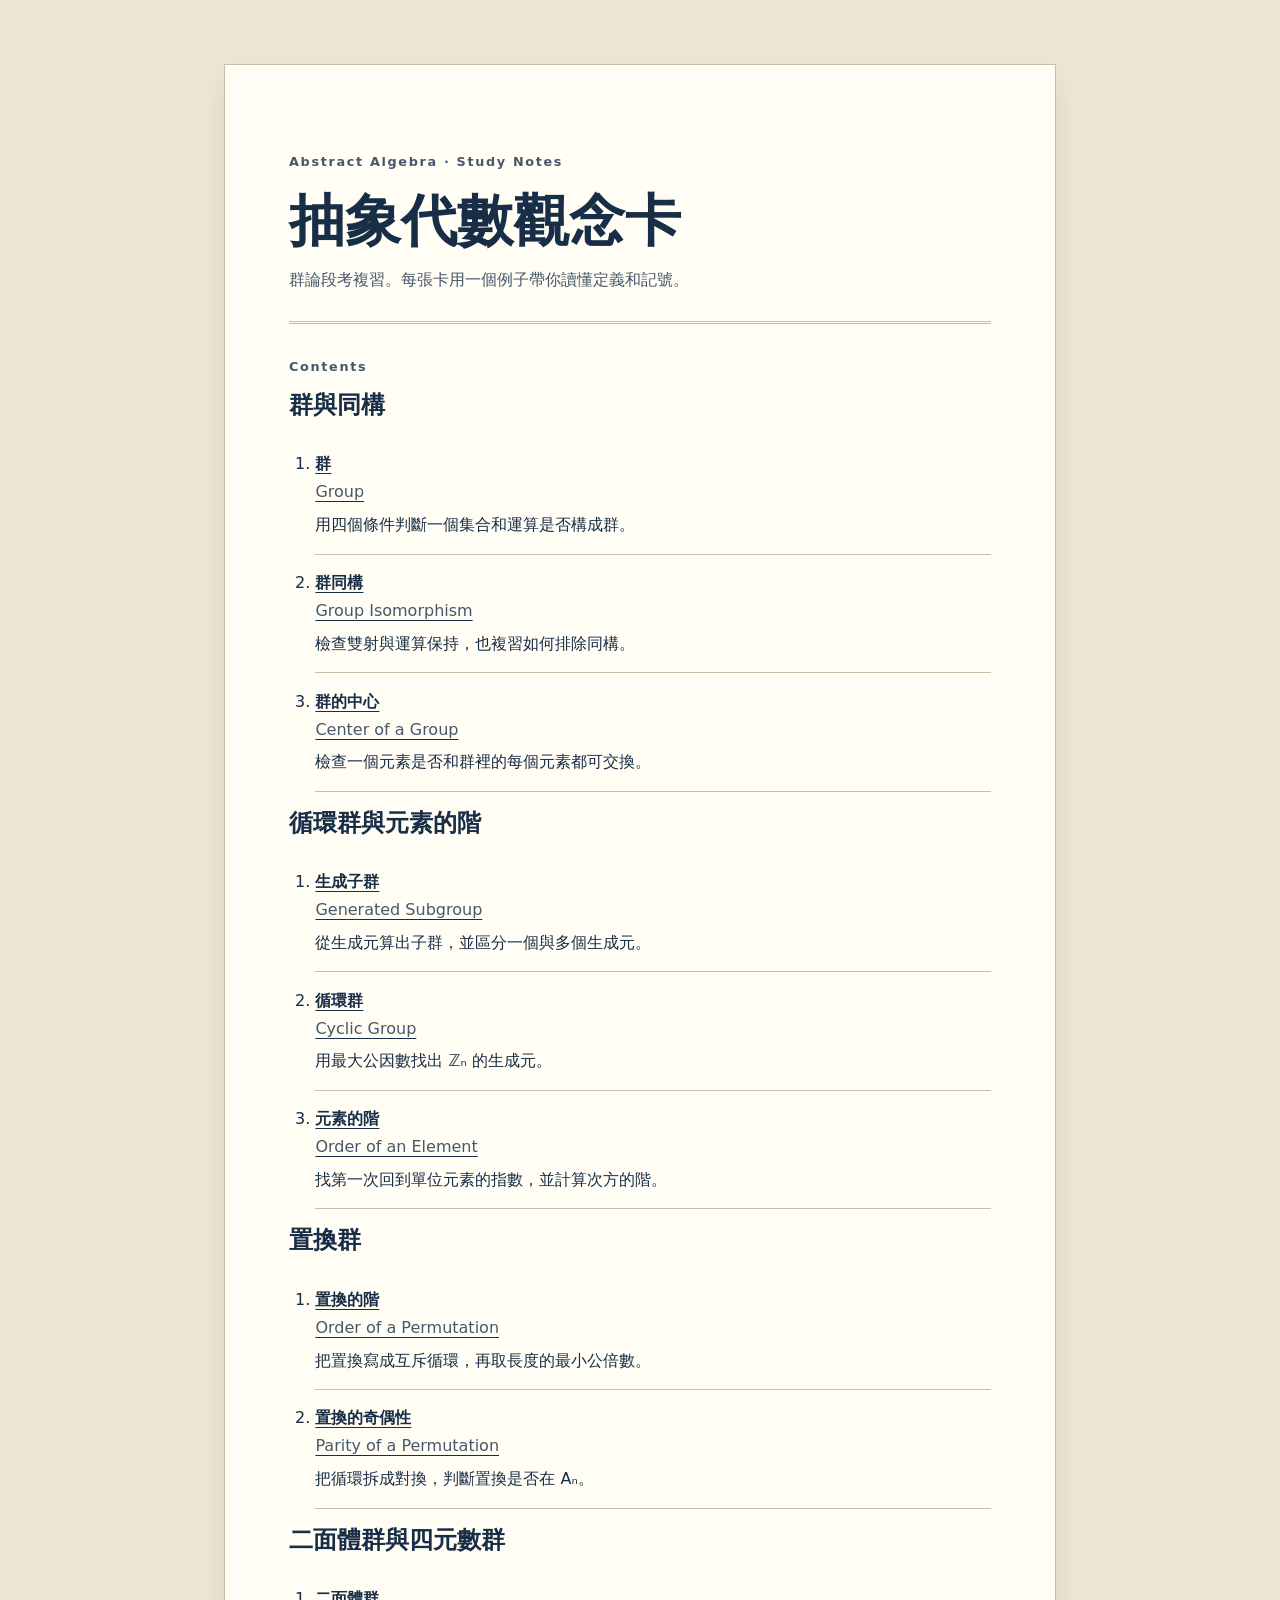
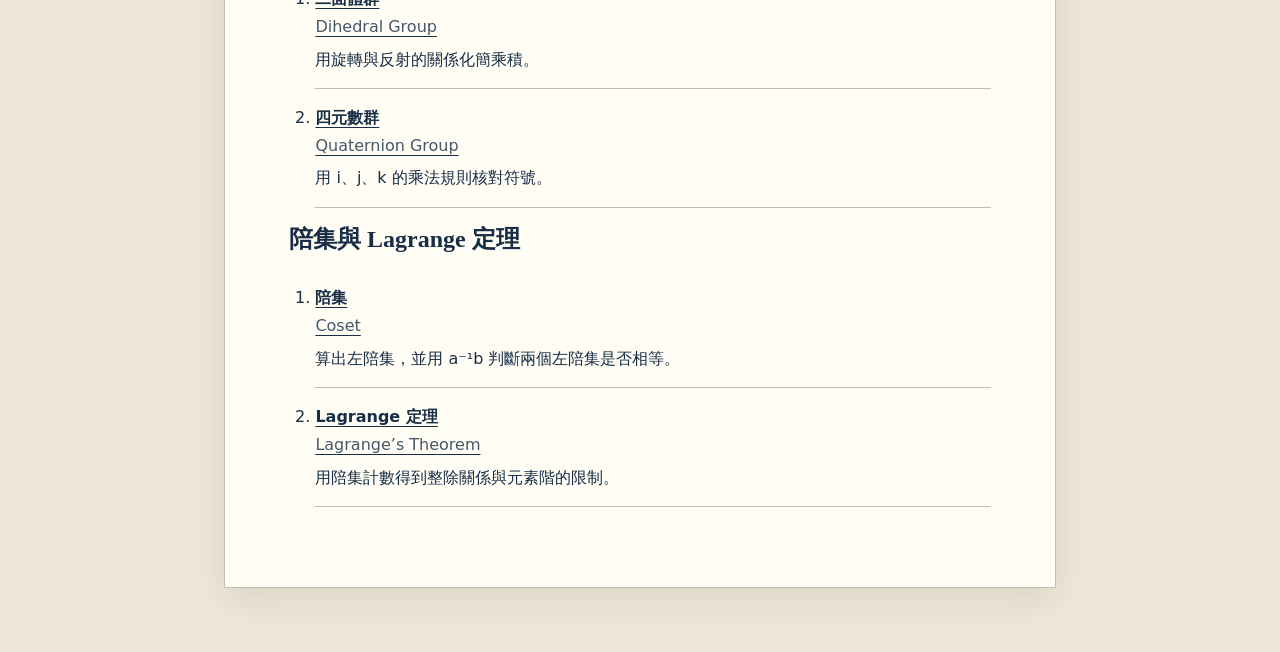
<file: index.html>
<!doctype html>
<html lang="zh-Hant">
<head>
  <meta charset="utf-8">
  <meta name="viewport" content="width=device-width, initial-scale=1">
  <meta name="description" content="用英文定義、中文解釋、算例和常見錯誤複習抽象代數。">
  <title>抽象代數觀念卡</title>
  <link rel="stylesheet" href="assets/style.css">
</head>
<body>
  <main class="sheet">
    <header class="masthead">
      <p class="eyebrow" lang="en">Abstract Algebra · Study Notes</p>
      <h1>抽象代數觀念卡</h1>
      <p class="subtitle">群論段考複習。每張卡用一個例子帶你讀懂定義和記號。</p>
    </header>
    <p class="eyebrow" lang="en">Contents</p>
    <section class="catalog" aria-labelledby="group-basics">
      <h2 id="group-basics">群與同構</h2>
      <ol>
        <li>
          <a href="cards/group.html">群 <span lang="en">Group</span></a>
          <p>用四個條件判斷一個集合和運算是否構成群。</p>
        </li>
        <li>
          <a href="cards/group-isomorphism.html">群同構 <span lang="en">Group Isomorphism</span></a>
          <p>檢查雙射與運算保持，也複習如何排除同構。</p>
        </li>
        <li>
          <a href="cards/group-center.html">群的中心 <span lang="en">Center of a Group</span></a>
          <p>檢查一個元素是否和群裡的每個元素都可交換。</p>
        </li>
      </ol>
    </section>
    <section class="catalog" aria-labelledby="cyclic-groups">
      <h2 id="cyclic-groups">循環群與元素的階</h2>
      <ol>
        <li>
          <a href="cards/generated-subgroup.html">生成子群 <span lang="en">Generated Subgroup</span></a>
          <p>從生成元算出子群，並區分一個與多個生成元。</p>
        </li>
        <li>
          <a href="cards/cyclic-group.html">循環群 <span lang="en">Cyclic Group</span></a>
          <p>用最大公因數找出 ℤₙ 的生成元。</p>
        </li>
        <li>
          <a href="cards/element-order.html">元素的階 <span lang="en">Order of an Element</span></a>
          <p>找第一次回到單位元素的指數，並計算次方的階。</p>
        </li>
      </ol>
    </section>
    <section class="catalog" aria-labelledby="permutation-groups">
      <h2 id="permutation-groups">置換群</h2>
      <ol>
        <li>
          <a href="cards/permutation-order.html">置換的階 <span lang="en">Order of a Permutation</span></a>
          <p>把置換寫成互斥循環，再取長度的最小公倍數。</p>
        </li>
        <li>
          <a href="cards/permutation-parity.html">置換的奇偶性 <span lang="en">Parity of a Permutation</span></a>
          <p>把循環拆成對換，判斷置換是否在 Aₙ。</p>
        </li>
      </ol>
    </section>
    <section class="catalog" aria-labelledby="special-groups">
      <h2 id="special-groups">二面體群與四元數群</h2>
      <ol>
        <li>
          <a href="cards/dihedral-group.html">二面體群 <span lang="en">Dihedral Group</span></a>
          <p>用旋轉與反射的關係化簡乘積。</p>
        </li>
        <li>
          <a href="cards/quaternion-group.html">四元數群 <span lang="en">Quaternion Group</span></a>
          <p>用 i、j、k 的乘法規則核對符號。</p>
        </li>
      </ol>
    </section>
    <section class="catalog" aria-labelledby="cosets">
      <h2 id="cosets">陪集與 Lagrange 定理</h2>
      <ol>
        <li>
          <a href="cards/coset.html">陪集 <span lang="en">Coset</span></a>
          <p>算出左陪集，並用 a⁻¹b 判斷兩個左陪集是否相等。</p>
        </li>
        <li>
          <a href="cards/lagrange-theorem.html">Lagrange 定理 <span lang="en">Lagrange’s Theorem</span></a>
          <p>用陪集計數得到整除關係與元素階的限制。</p>
        </li>
      </ol>
    </section>
  </main>
</body>
</html>
</file>
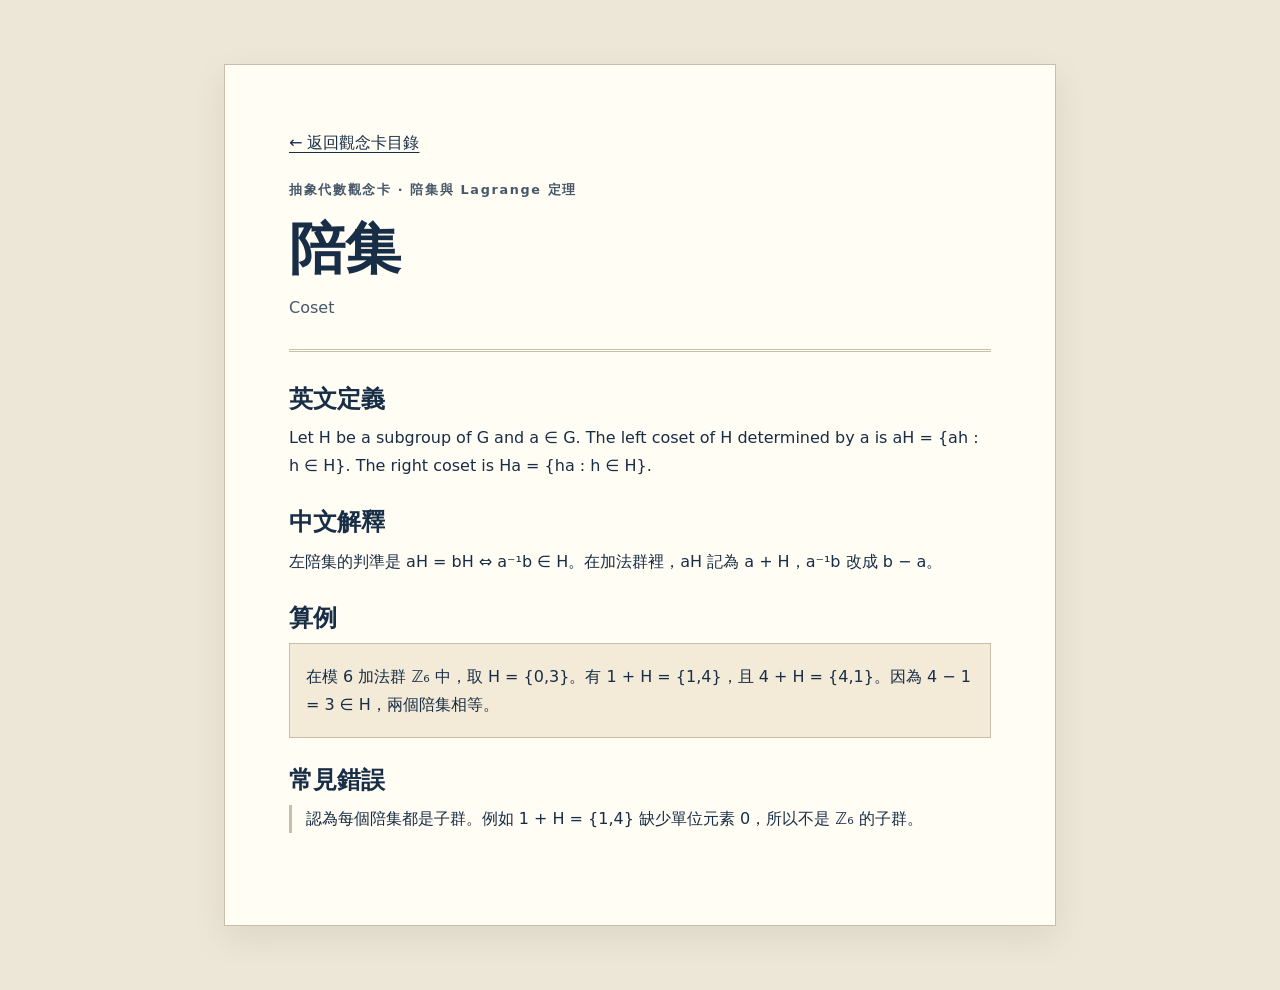
<file: coset.html>
<!doctype html>
<html lang="zh-Hant">
<head>
  <meta charset="utf-8">
  <meta name="viewport" content="width=device-width, initial-scale=1">
  <meta name="description" content="算出左陪集，並用 a⁻¹b 判斷兩個左陪集是否相等。">
  <title>陪集 | 抽象代數觀念卡</title>
  <link rel="stylesheet" href="../assets/style.css">
</head>
<body>
  <main class="sheet">
    <nav aria-label="頁面導覽"><a href="../index.html">← 返回觀念卡目錄</a></nav>
    <article>
      <header class="masthead">
        <p class="eyebrow">抽象代數觀念卡 · 陪集與 Lagrange 定理</p>
        <h1>陪集</h1>
        <p class="subtitle" lang="en">Coset</p>
      </header>
      <section class="note">
        <h2>英文定義</h2>
        <p lang="en">Let H be a subgroup of G and a ∈ G. The left coset of H determined by a is aH = {ah : h ∈ H}. The right coset is Ha = {ha : h ∈ H}.</p>
      </section>
      <section class="note">
        <h2>中文解釋</h2>
        <p>左陪集的判準是 aH = bH ⇔ a⁻¹b ∈ H。在加法群裡，aH 記為 a + H，a⁻¹b 改成 b − a。</p>
      </section>
      <section class="note">
        <h2>算例</h2>
        <div class="example"><p>在模 6 加法群 ℤ₆ 中，取 H = {0,3}。有 1 + H = {1,4}，且 4 + H = {4,1}。因為 4 − 1 = 3 ∈ H，兩個陪集相等。</p></div>
      </section>
      <section class="note">
        <h2>常見錯誤</h2>
        <p class="mistake">認為每個陪集都是子群。例如 1 + H = {1,4} 缺少單位元素 0，所以不是 ℤ₆ 的子群。</p>
      </section>
    </article>
  </main>
</body>
</html>
</file>
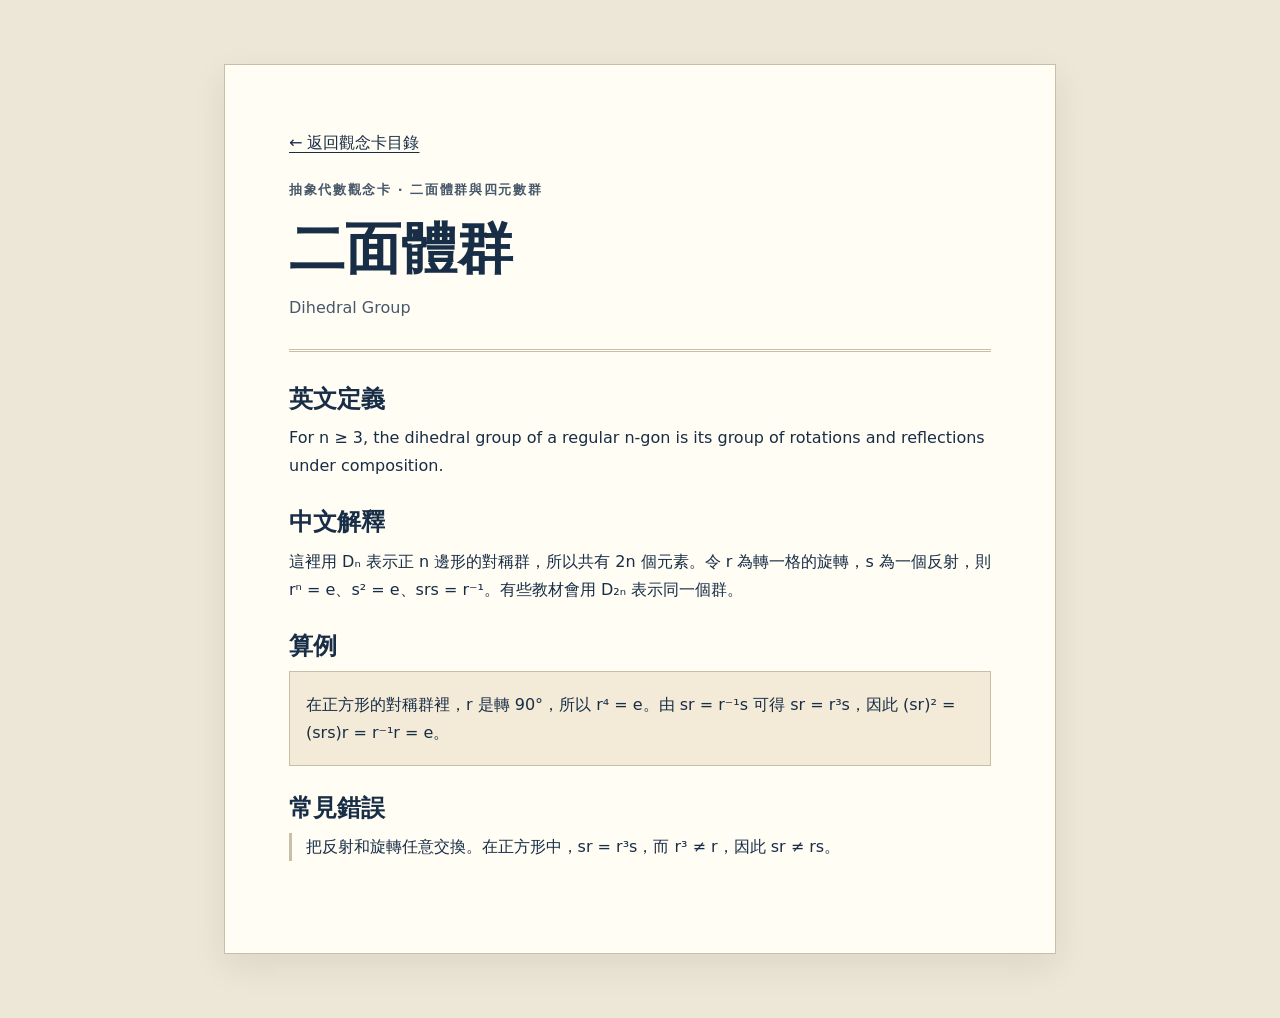
<file: dihedral-group.html>
<!doctype html>
<html lang="zh-Hant">
<head>
  <meta charset="utf-8">
  <meta name="viewport" content="width=device-width, initial-scale=1">
  <meta name="description" content="用旋轉與反射的關係化簡乘積。">
  <title>二面體群 | 抽象代數觀念卡</title>
  <link rel="stylesheet" href="../assets/style.css">
</head>
<body>
  <main class="sheet">
    <nav aria-label="頁面導覽"><a href="../index.html">← 返回觀念卡目錄</a></nav>
    <article>
      <header class="masthead">
        <p class="eyebrow">抽象代數觀念卡 · 二面體群與四元數群</p>
        <h1>二面體群</h1>
        <p class="subtitle" lang="en">Dihedral Group</p>
      </header>
      <section class="note">
        <h2>英文定義</h2>
        <p lang="en">For n ≥ 3, the dihedral group of a regular n-gon is its group of rotations and reflections under composition.</p>
      </section>
      <section class="note">
        <h2>中文解釋</h2>
        <p>這裡用 Dₙ 表示正 n 邊形的對稱群，所以共有 2n 個元素。令 r 為轉一格的旋轉，s 為一個反射，則 rⁿ = e、s² = e、srs = r⁻¹。有些教材會用 D₂ₙ 表示同一個群。</p>
      </section>
      <section class="note">
        <h2>算例</h2>
        <div class="example"><p>在正方形的對稱群裡，r 是轉 90°，所以 r⁴ = e。由 sr = r⁻¹s 可得 sr = r³s，因此 (sr)² = (srs)r = r⁻¹r = e。</p></div>
      </section>
      <section class="note">
        <h2>常見錯誤</h2>
        <p class="mistake">把反射和旋轉任意交換。在正方形中，sr = r³s，而 r³ ≠ r，因此 sr ≠ rs。</p>
      </section>
    </article>
  </main>
</body>
</html>
</file>
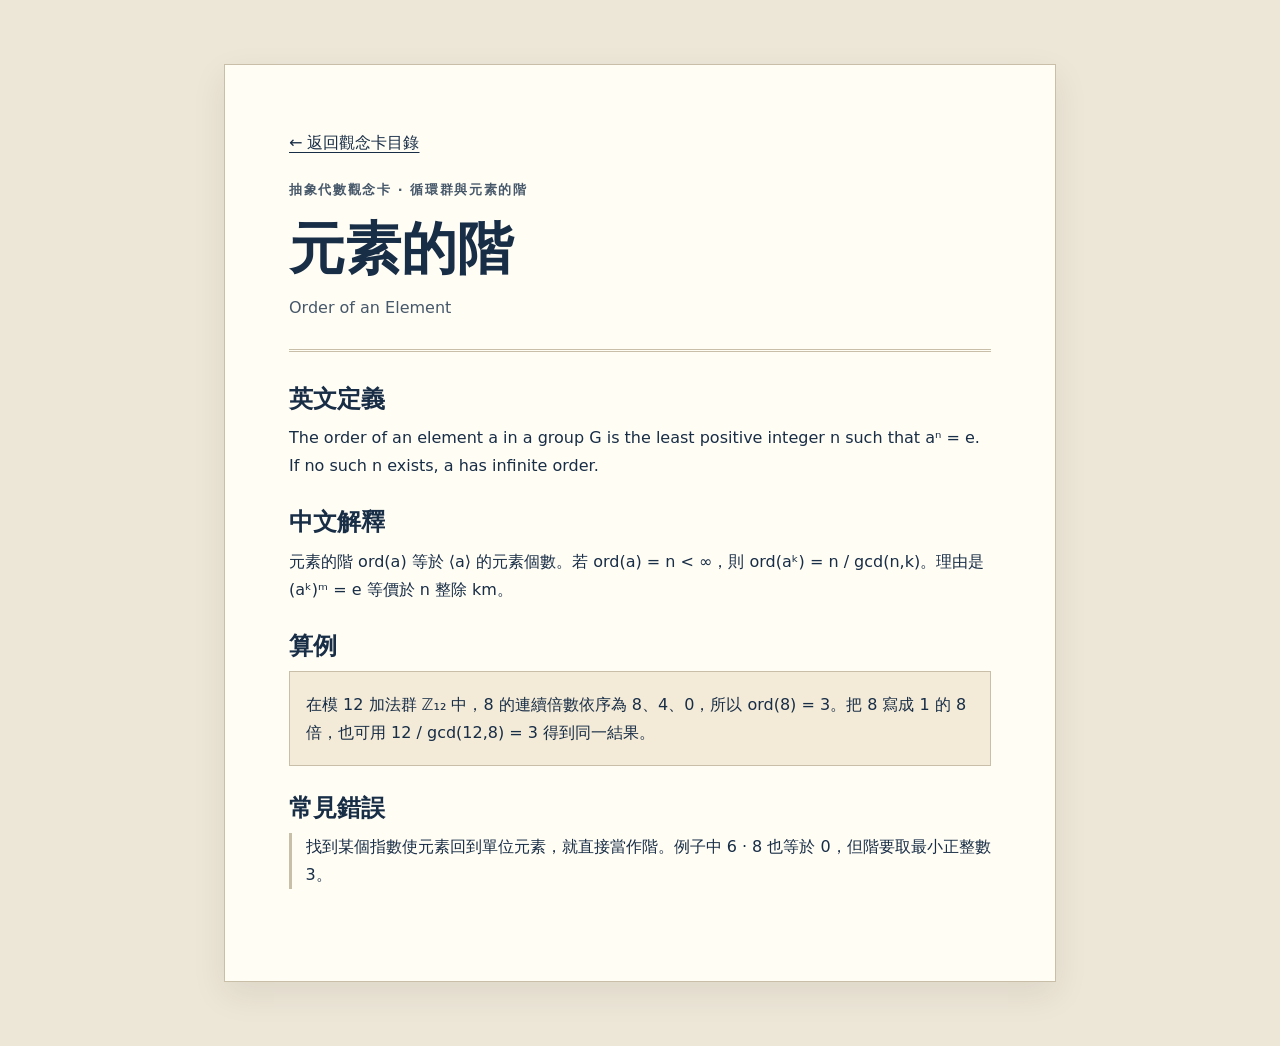
<file: element-order.html>
<!doctype html>
<html lang="zh-Hant">
<head>
  <meta charset="utf-8">
  <meta name="viewport" content="width=device-width, initial-scale=1">
  <meta name="description" content="找第一次回到單位元素的指數，並計算次方的階。">
  <title>元素的階 | 抽象代數觀念卡</title>
  <link rel="stylesheet" href="../assets/style.css">
</head>
<body>
  <main class="sheet">
    <nav aria-label="頁面導覽"><a href="../index.html">← 返回觀念卡目錄</a></nav>
    <article>
      <header class="masthead">
        <p class="eyebrow">抽象代數觀念卡 · 循環群與元素的階</p>
        <h1>元素的階</h1>
        <p class="subtitle" lang="en">Order of an Element</p>
      </header>
      <section class="note">
        <h2>英文定義</h2>
        <p lang="en">The order of an element a in a group G is the least positive integer n such that aⁿ = e. If no such n exists, a has infinite order.</p>
      </section>
      <section class="note">
        <h2>中文解釋</h2>
        <p>元素的階 ord(a) 等於 ⟨a⟩ 的元素個數。若 ord(a) = n &lt; ∞，則 ord(aᵏ) = n / gcd(n,k)。理由是 (aᵏ)ᵐ = e 等價於 n 整除 km。</p>
      </section>
      <section class="note">
        <h2>算例</h2>
        <div class="example"><p>在模 12 加法群 ℤ₁₂ 中，8 的連續倍數依序為 8、4、0，所以 ord(8) = 3。把 8 寫成 1 的 8 倍，也可用 12 / gcd(12,8) = 3 得到同一結果。</p></div>
      </section>
      <section class="note">
        <h2>常見錯誤</h2>
        <p class="mistake">找到某個指數使元素回到單位元素，就直接當作階。例子中 6 · 8 也等於 0，但階要取最小正整數 3。</p>
      </section>
    </article>
  </main>
</body>
</html>
</file>
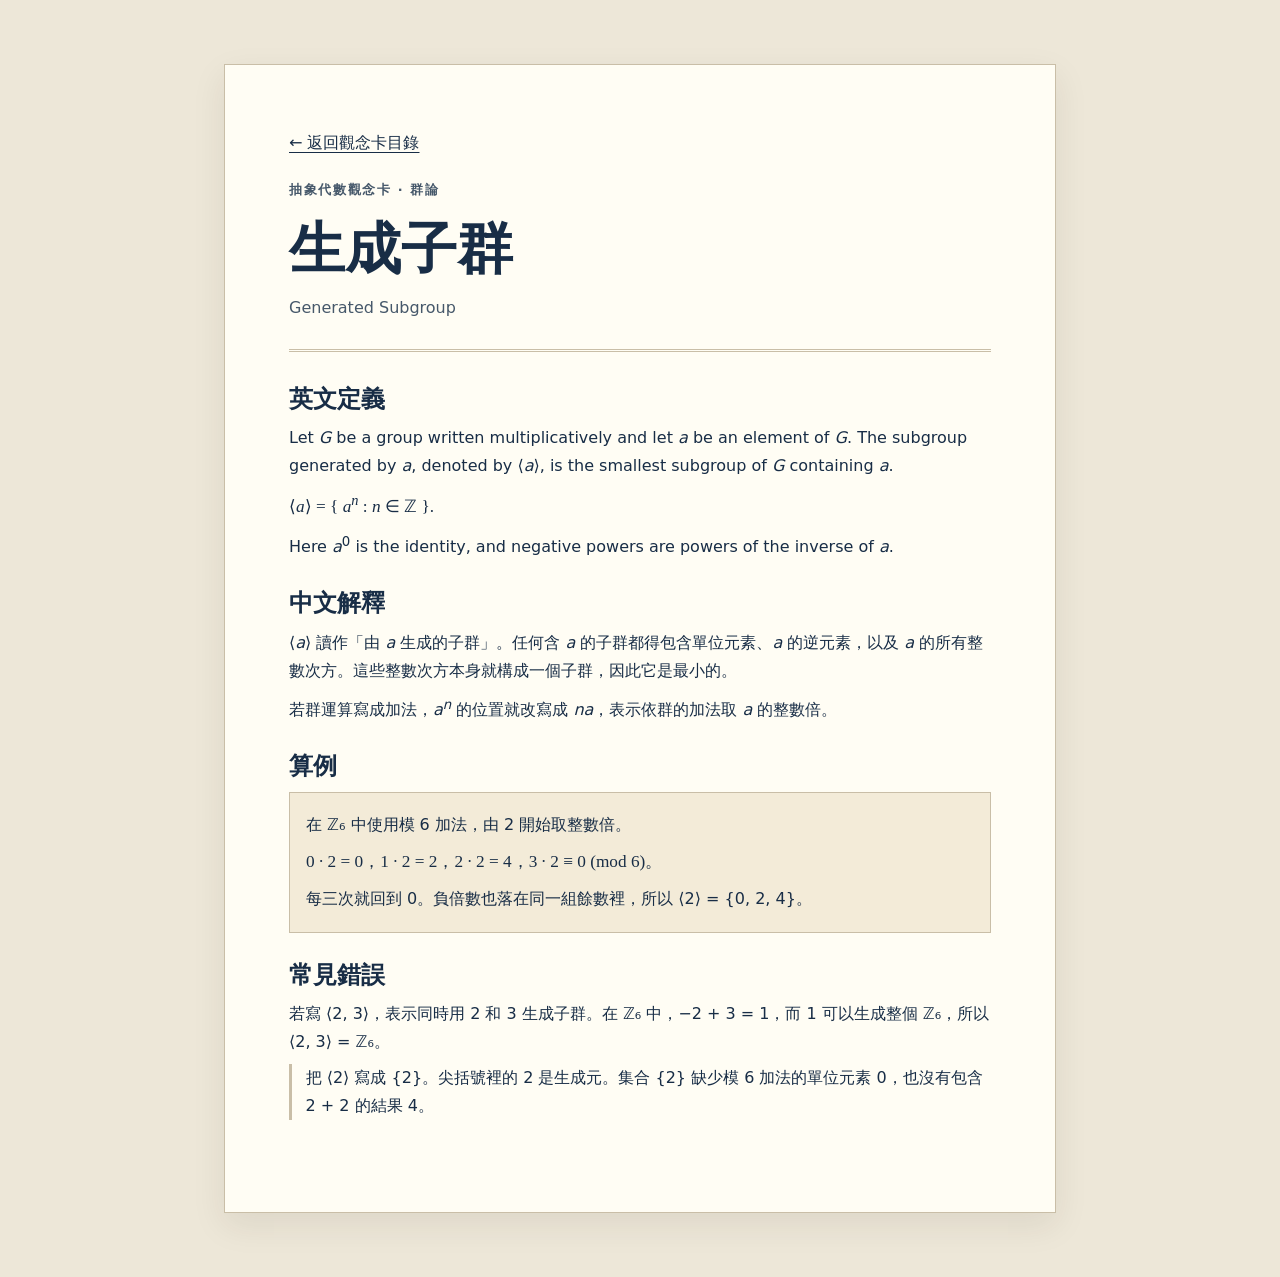
<file: generated-subgroup.html>
<!doctype html>
<html lang="zh-Hant">
<head>
  <meta charset="utf-8">
  <meta name="viewport" content="width=device-width, initial-scale=1">
  <meta name="description" content="生成子群的英文定義、中文解釋、算例與常見錯誤。">
  <title>生成子群 | 抽象代數觀念卡</title>
  <link rel="stylesheet" href="../assets/style.css">
</head>
<body>
  <main class="sheet">
    <nav aria-label="頁面導覽"><a href="../index.html">← 返回觀念卡目錄</a></nav>
    <article>
      <header class="masthead">
        <p class="eyebrow">抽象代數觀念卡 · 群論</p>
        <h1>生成子群</h1>
        <p class="subtitle" lang="en">Generated Subgroup</p>
      </header>
      <section class="note">
        <h2>英文定義</h2>
        <p lang="en">Let <var>G</var> be a group written multiplicatively and let <var>a</var> be an element of <var>G</var>. The subgroup generated by <var>a</var>, denoted by ⟨<var>a</var>⟩, is the smallest subgroup of <var>G</var> containing <var>a</var>.</p>
        <p class="formula">⟨<var>a</var>⟩ = { <var>a</var><sup><var>n</var></sup> : <var>n</var> ∈ ℤ }.</p>
        <p lang="en">Here <var>a</var><sup>0</sup> is the identity, and negative powers are powers of the inverse of <var>a</var>.</p>
      </section>
      <section class="note">
        <h2>中文解釋</h2>
        <p>⟨<var>a</var>⟩ 讀作「由 <var>a</var> 生成的子群」。任何含 <var>a</var> 的子群都得包含單位元素、<var>a</var> 的逆元素，以及 <var>a</var> 的所有整數次方。這些整數次方本身就構成一個子群，因此它是最小的。</p>
        <p>若群運算寫成加法，<var>a</var><sup><var>n</var></sup> 的位置就改寫成 <var>na</var>，表示依群的加法取 <var>a</var> 的整數倍。</p>
      </section>
      <section class="note">
        <h2>算例</h2>
        <div class="example">
          <p>在 ℤ₆ 中使用模 6 加法，由 2 開始取整數倍。</p>
          <p class="formula">0 · 2 = 0，1 · 2 = 2，2 · 2 = 4，3 · 2 ≡ 0 (mod 6)。</p>
          <p>每三次就回到 0。負倍數也落在同一組餘數裡，所以 ⟨2⟩ = {0, 2, 4}。</p>
        </div>
      </section>
      <section class="note">
        <h2>常見錯誤</h2>
        <p>若寫 ⟨2, 3⟩，表示同時用 2 和 3 生成子群。在 ℤ₆ 中，−2 + 3 = 1，而 1 可以生成整個 ℤ₆，所以 ⟨2, 3⟩ = ℤ₆。</p>
        <p class="mistake">把 ⟨2⟩ 寫成 {2}。尖括號裡的 2 是生成元。集合 {2} 缺少模 6 加法的單位元素 0，也沒有包含 2 + 2 的結果 4。</p>
      </section>
    </article>
  </main>
</body>
</html>
</file>
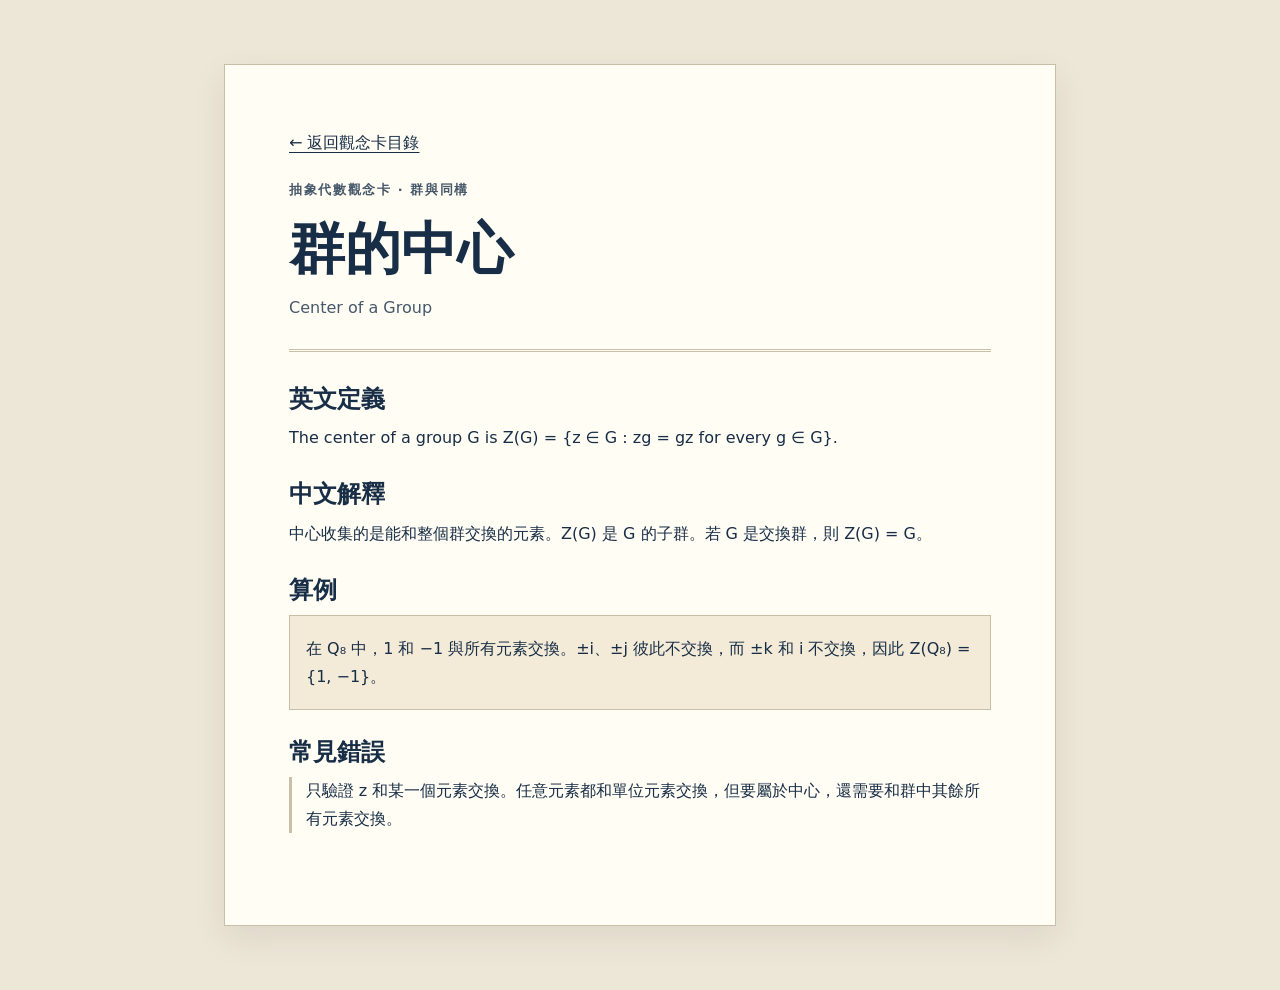
<file: group-center.html>
<!doctype html>
<html lang="zh-Hant">
<head>
  <meta charset="utf-8">
  <meta name="viewport" content="width=device-width, initial-scale=1">
  <meta name="description" content="檢查一個元素是否和群裡的每個元素都可交換。">
  <title>群的中心 | 抽象代數觀念卡</title>
  <link rel="stylesheet" href="../assets/style.css">
</head>
<body>
  <main class="sheet">
    <nav aria-label="頁面導覽"><a href="../index.html">← 返回觀念卡目錄</a></nav>
    <article>
      <header class="masthead">
        <p class="eyebrow">抽象代數觀念卡 · 群與同構</p>
        <h1>群的中心</h1>
        <p class="subtitle" lang="en">Center of a Group</p>
      </header>
      <section class="note">
        <h2>英文定義</h2>
        <p lang="en">The center of a group G is Z(G) = {z ∈ G : zg = gz for every g ∈ G}.</p>
      </section>
      <section class="note">
        <h2>中文解釋</h2>
        <p>中心收集的是能和整個群交換的元素。Z(G) 是 G 的子群。若 G 是交換群，則 Z(G) = G。</p>
      </section>
      <section class="note">
        <h2>算例</h2>
        <div class="example"><p>在 Q₈ 中，1 和 −1 與所有元素交換。±i、±j 彼此不交換，而 ±k 和 i 不交換，因此 Z(Q₈) = {1, −1}。</p></div>
      </section>
      <section class="note">
        <h2>常見錯誤</h2>
        <p class="mistake">只驗證 z 和某一個元素交換。任意元素都和單位元素交換，但要屬於中心，還需要和群中其餘所有元素交換。</p>
      </section>
    </article>
  </main>
</body>
</html>
</file>
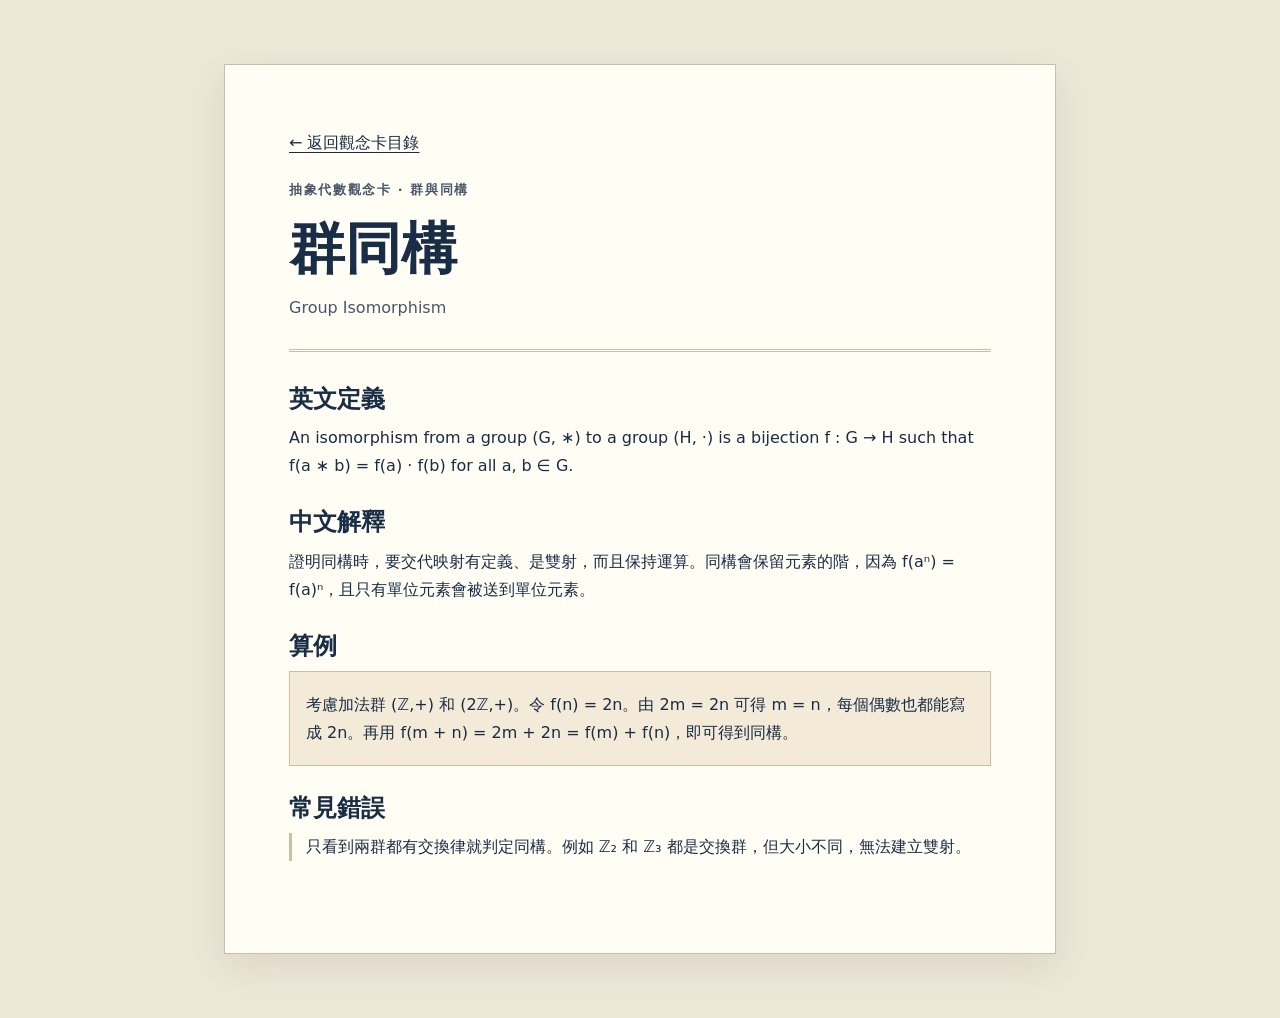
<file: group-isomorphism.html>
<!doctype html>
<html lang="zh-Hant">
<head>
  <meta charset="utf-8">
  <meta name="viewport" content="width=device-width, initial-scale=1">
  <meta name="description" content="檢查雙射與運算保持，也複習如何排除同構。">
  <title>群同構 | 抽象代數觀念卡</title>
  <link rel="stylesheet" href="../assets/style.css">
</head>
<body>
  <main class="sheet">
    <nav aria-label="頁面導覽"><a href="../index.html">← 返回觀念卡目錄</a></nav>
    <article>
      <header class="masthead">
        <p class="eyebrow">抽象代數觀念卡 · 群與同構</p>
        <h1>群同構</h1>
        <p class="subtitle" lang="en">Group Isomorphism</p>
      </header>
      <section class="note">
        <h2>英文定義</h2>
        <p lang="en">An isomorphism from a group (G, ∗) to a group (H, ·) is a bijection f : G → H such that f(a ∗ b) = f(a) · f(b) for all a, b ∈ G.</p>
      </section>
      <section class="note">
        <h2>中文解釋</h2>
        <p>證明同構時，要交代映射有定義、是雙射，而且保持運算。同構會保留元素的階，因為 f(aⁿ) = f(a)ⁿ，且只有單位元素會被送到單位元素。</p>
      </section>
      <section class="note">
        <h2>算例</h2>
        <div class="example"><p>考慮加法群 (ℤ,+) 和 (2ℤ,+)。令 f(n) = 2n。由 2m = 2n 可得 m = n，每個偶數也都能寫成 2n。再用 f(m + n) = 2m + 2n = f(m) + f(n)，即可得到同構。</p></div>
      </section>
      <section class="note">
        <h2>常見錯誤</h2>
        <p class="mistake">只看到兩群都有交換律就判定同構。例如 ℤ₂ 和 ℤ₃ 都是交換群，但大小不同，無法建立雙射。</p>
      </section>
    </article>
  </main>
</body>
</html>
</file>
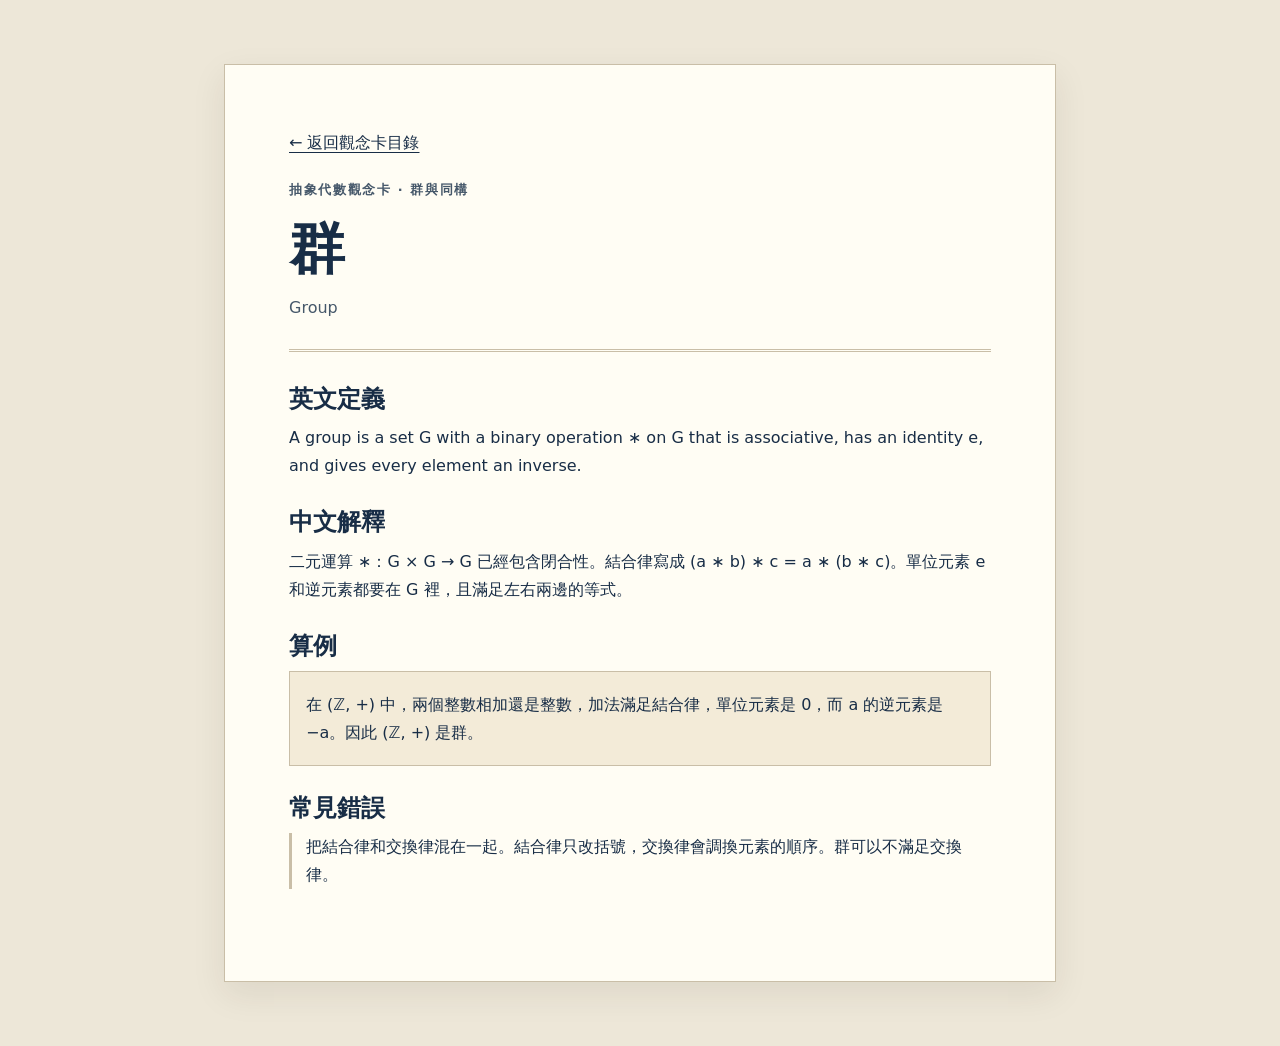
<file: group.html>
<!doctype html>
<html lang="zh-Hant">
<head>
  <meta charset="utf-8">
  <meta name="viewport" content="width=device-width, initial-scale=1">
  <meta name="description" content="用四個條件判斷一個集合和運算是否構成群。">
  <title>群 | 抽象代數觀念卡</title>
  <link rel="stylesheet" href="../assets/style.css">
</head>
<body>
  <main class="sheet">
    <nav aria-label="頁面導覽"><a href="../index.html">← 返回觀念卡目錄</a></nav>
    <article>
      <header class="masthead">
        <p class="eyebrow">抽象代數觀念卡 · 群與同構</p>
        <h1>群</h1>
        <p class="subtitle" lang="en">Group</p>
      </header>
      <section class="note">
        <h2>英文定義</h2>
        <p lang="en">A group is a set G with a binary operation ∗ on G that is associative, has an identity e, and gives every element an inverse.</p>
      </section>
      <section class="note">
        <h2>中文解釋</h2>
        <p>二元運算 ∗：G × G → G 已經包含閉合性。結合律寫成 (a ∗ b) ∗ c = a ∗ (b ∗ c)。單位元素 e 和逆元素都要在 G 裡，且滿足左右兩邊的等式。</p>
      </section>
      <section class="note">
        <h2>算例</h2>
        <div class="example"><p>在 (ℤ, +) 中，兩個整數相加還是整數，加法滿足結合律，單位元素是 0，而 a 的逆元素是 −a。因此 (ℤ, +) 是群。</p></div>
      </section>
      <section class="note">
        <h2>常見錯誤</h2>
        <p class="mistake">把結合律和交換律混在一起。結合律只改括號，交換律會調換元素的順序。群可以不滿足交換律。</p>
      </section>
    </article>
  </main>
</body>
</html>
</file>
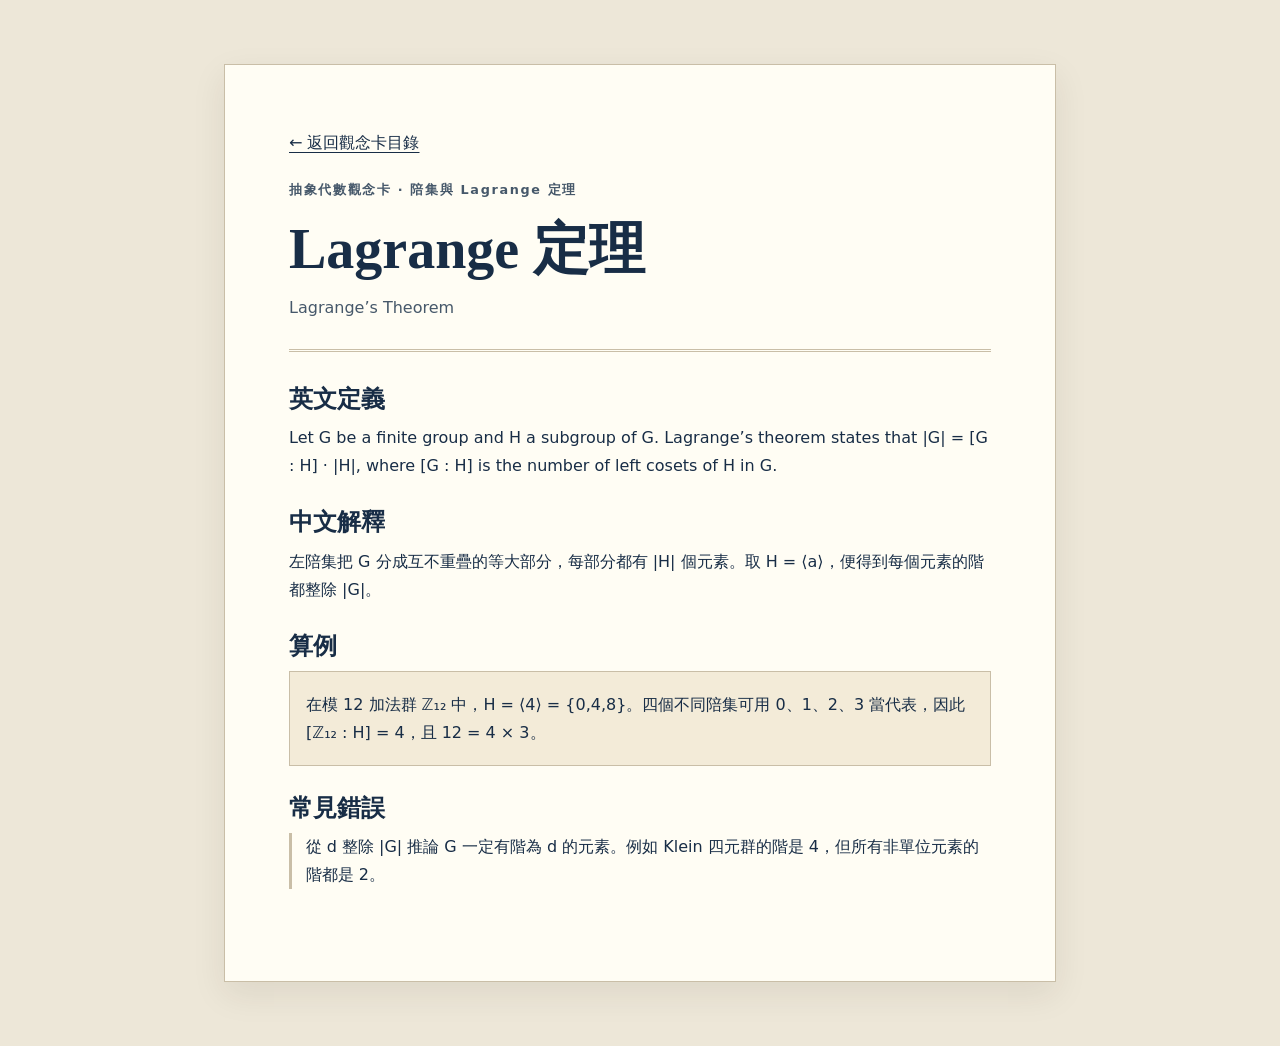
<file: lagrange-theorem.html>
<!doctype html>
<html lang="zh-Hant">
<head>
  <meta charset="utf-8">
  <meta name="viewport" content="width=device-width, initial-scale=1">
  <meta name="description" content="用陪集計數得到整除關係與元素階的限制。">
  <title>Lagrange 定理 | 抽象代數觀念卡</title>
  <link rel="stylesheet" href="../assets/style.css">
</head>
<body>
  <main class="sheet">
    <nav aria-label="頁面導覽"><a href="../index.html">← 返回觀念卡目錄</a></nav>
    <article>
      <header class="masthead">
        <p class="eyebrow">抽象代數觀念卡 · 陪集與 Lagrange 定理</p>
        <h1>Lagrange 定理</h1>
        <p class="subtitle" lang="en">Lagrange’s Theorem</p>
      </header>
      <section class="note">
        <h2>英文定義</h2>
        <p lang="en">Let G be a finite group and H a subgroup of G. Lagrange’s theorem states that |G| = [G : H] · |H|, where [G : H] is the number of left cosets of H in G.</p>
      </section>
      <section class="note">
        <h2>中文解釋</h2>
        <p>左陪集把 G 分成互不重疊的等大部分，每部分都有 |H| 個元素。取 H = ⟨a⟩，便得到每個元素的階都整除 |G|。</p>
      </section>
      <section class="note">
        <h2>算例</h2>
        <div class="example"><p>在模 12 加法群 ℤ₁₂ 中，H = ⟨4⟩ = {0,4,8}。四個不同陪集可用 0、1、2、3 當代表，因此 [ℤ₁₂ : H] = 4，且 12 = 4 × 3。</p></div>
      </section>
      <section class="note">
        <h2>常見錯誤</h2>
        <p class="mistake">從 d 整除 |G| 推論 G 一定有階為 d 的元素。例如 Klein 四元群的階是 4，但所有非單位元素的階都是 2。</p>
      </section>
    </article>
  </main>
</body>
</html>
</file>
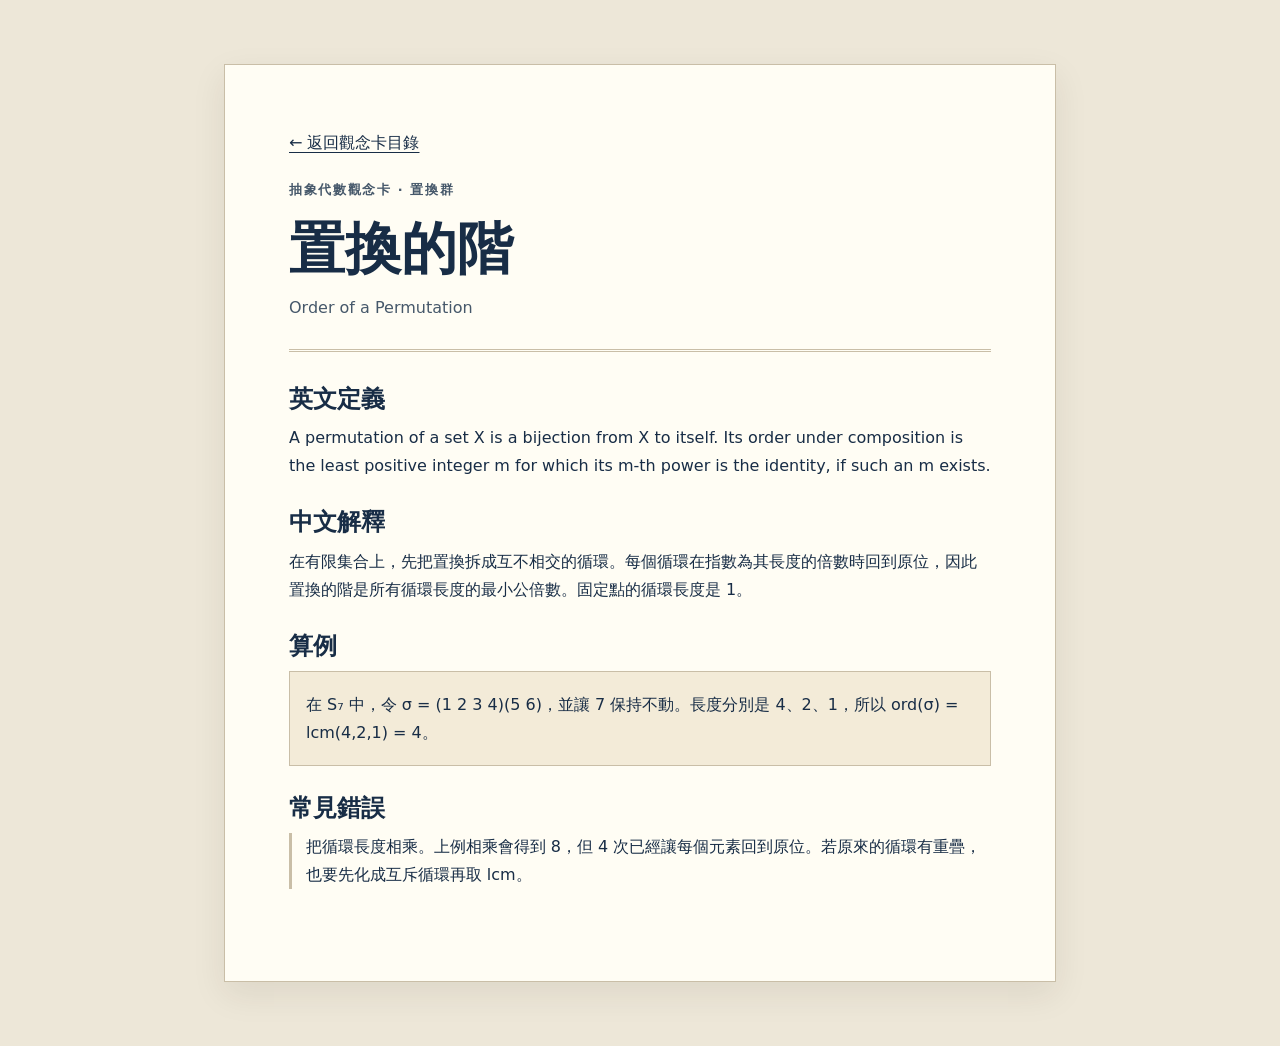
<file: permutation-order.html>
<!doctype html>
<html lang="zh-Hant">
<head>
  <meta charset="utf-8">
  <meta name="viewport" content="width=device-width, initial-scale=1">
  <meta name="description" content="把置換寫成互斥循環，再取長度的最小公倍數。">
  <title>置換的階 | 抽象代數觀念卡</title>
  <link rel="stylesheet" href="../assets/style.css">
</head>
<body>
  <main class="sheet">
    <nav aria-label="頁面導覽"><a href="../index.html">← 返回觀念卡目錄</a></nav>
    <article>
      <header class="masthead">
        <p class="eyebrow">抽象代數觀念卡 · 置換群</p>
        <h1>置換的階</h1>
        <p class="subtitle" lang="en">Order of a Permutation</p>
      </header>
      <section class="note">
        <h2>英文定義</h2>
        <p lang="en">A permutation of a set X is a bijection from X to itself. Its order under composition is the least positive integer m for which its m-th power is the identity, if such an m exists.</p>
      </section>
      <section class="note">
        <h2>中文解釋</h2>
        <p>在有限集合上，先把置換拆成互不相交的循環。每個循環在指數為其長度的倍數時回到原位，因此置換的階是所有循環長度的最小公倍數。固定點的循環長度是 1。</p>
      </section>
      <section class="note">
        <h2>算例</h2>
        <div class="example"><p>在 S₇ 中，令 σ = (1 2 3 4)(5 6)，並讓 7 保持不動。長度分別是 4、2、1，所以 ord(σ) = lcm(4,2,1) = 4。</p></div>
      </section>
      <section class="note">
        <h2>常見錯誤</h2>
        <p class="mistake">把循環長度相乘。上例相乘會得到 8，但 4 次已經讓每個元素回到原位。若原來的循環有重疊，也要先化成互斥循環再取 lcm。</p>
      </section>
    </article>
  </main>
</body>
</html>
</file>
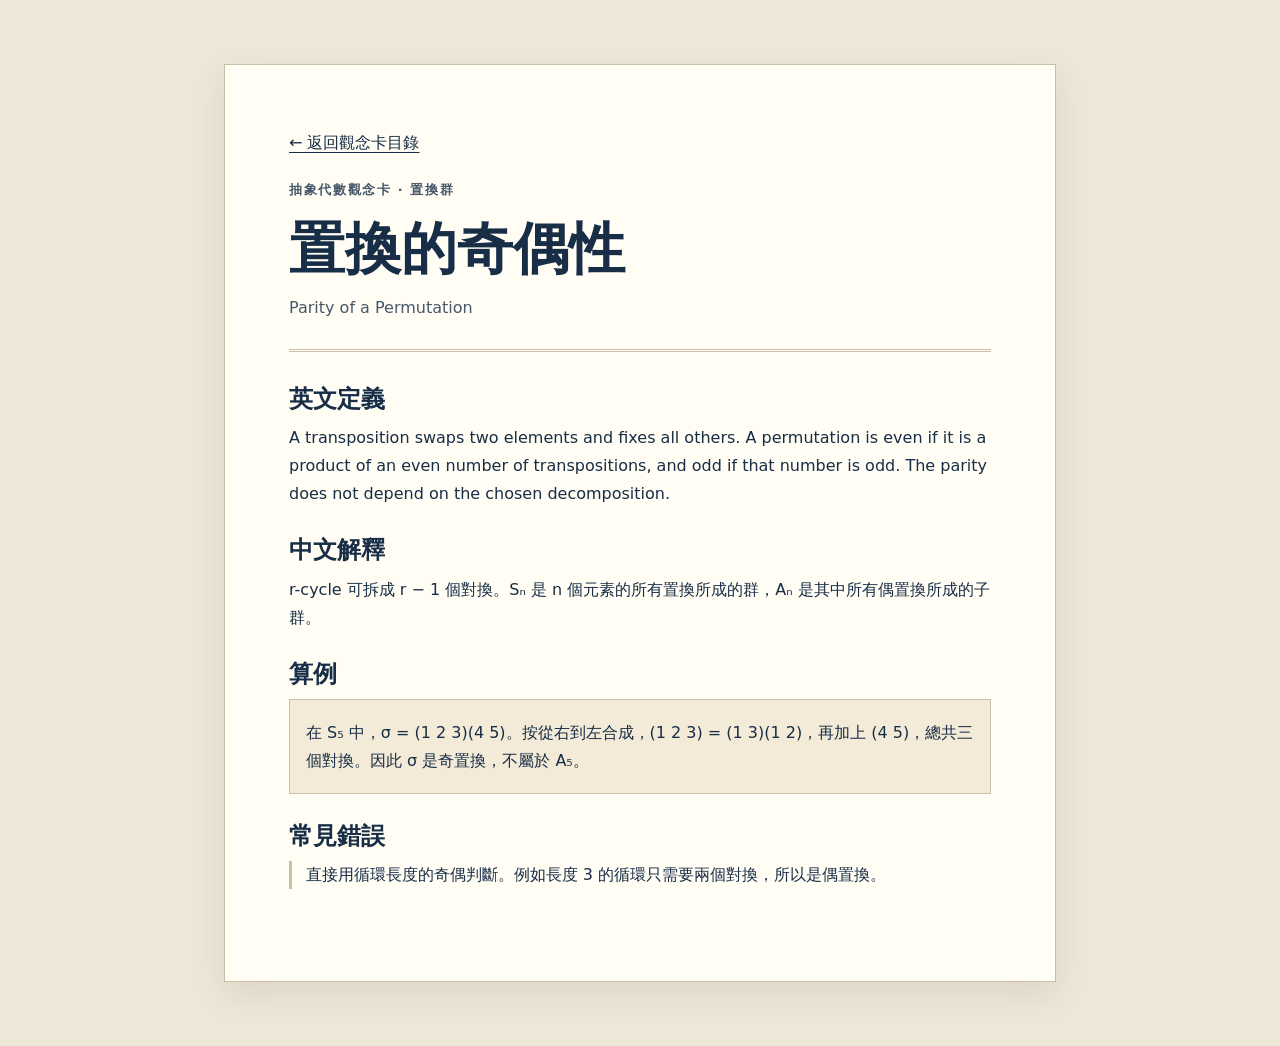
<file: permutation-parity.html>
<!doctype html>
<html lang="zh-Hant">
<head>
  <meta charset="utf-8">
  <meta name="viewport" content="width=device-width, initial-scale=1">
  <meta name="description" content="把循環拆成對換，判斷置換是否在 Aₙ。">
  <title>置換的奇偶性 | 抽象代數觀念卡</title>
  <link rel="stylesheet" href="../assets/style.css">
</head>
<body>
  <main class="sheet">
    <nav aria-label="頁面導覽"><a href="../index.html">← 返回觀念卡目錄</a></nav>
    <article>
      <header class="masthead">
        <p class="eyebrow">抽象代數觀念卡 · 置換群</p>
        <h1>置換的奇偶性</h1>
        <p class="subtitle" lang="en">Parity of a Permutation</p>
      </header>
      <section class="note">
        <h2>英文定義</h2>
        <p lang="en">A transposition swaps two elements and fixes all others. A permutation is even if it is a product of an even number of transpositions, and odd if that number is odd. The parity does not depend on the chosen decomposition.</p>
      </section>
      <section class="note">
        <h2>中文解釋</h2>
        <p>r-cycle 可拆成 r − 1 個對換。Sₙ 是 n 個元素的所有置換所成的群，Aₙ 是其中所有偶置換所成的子群。</p>
      </section>
      <section class="note">
        <h2>算例</h2>
        <div class="example"><p>在 S₅ 中，σ = (1 2 3)(4 5)。按從右到左合成，(1 2 3) = (1 3)(1 2)，再加上 (4 5)，總共三個對換。因此 σ 是奇置換，不屬於 A₅。</p></div>
      </section>
      <section class="note">
        <h2>常見錯誤</h2>
        <p class="mistake">直接用循環長度的奇偶判斷。例如長度 3 的循環只需要兩個對換，所以是偶置換。</p>
      </section>
    </article>
  </main>
</body>
</html>
</file>
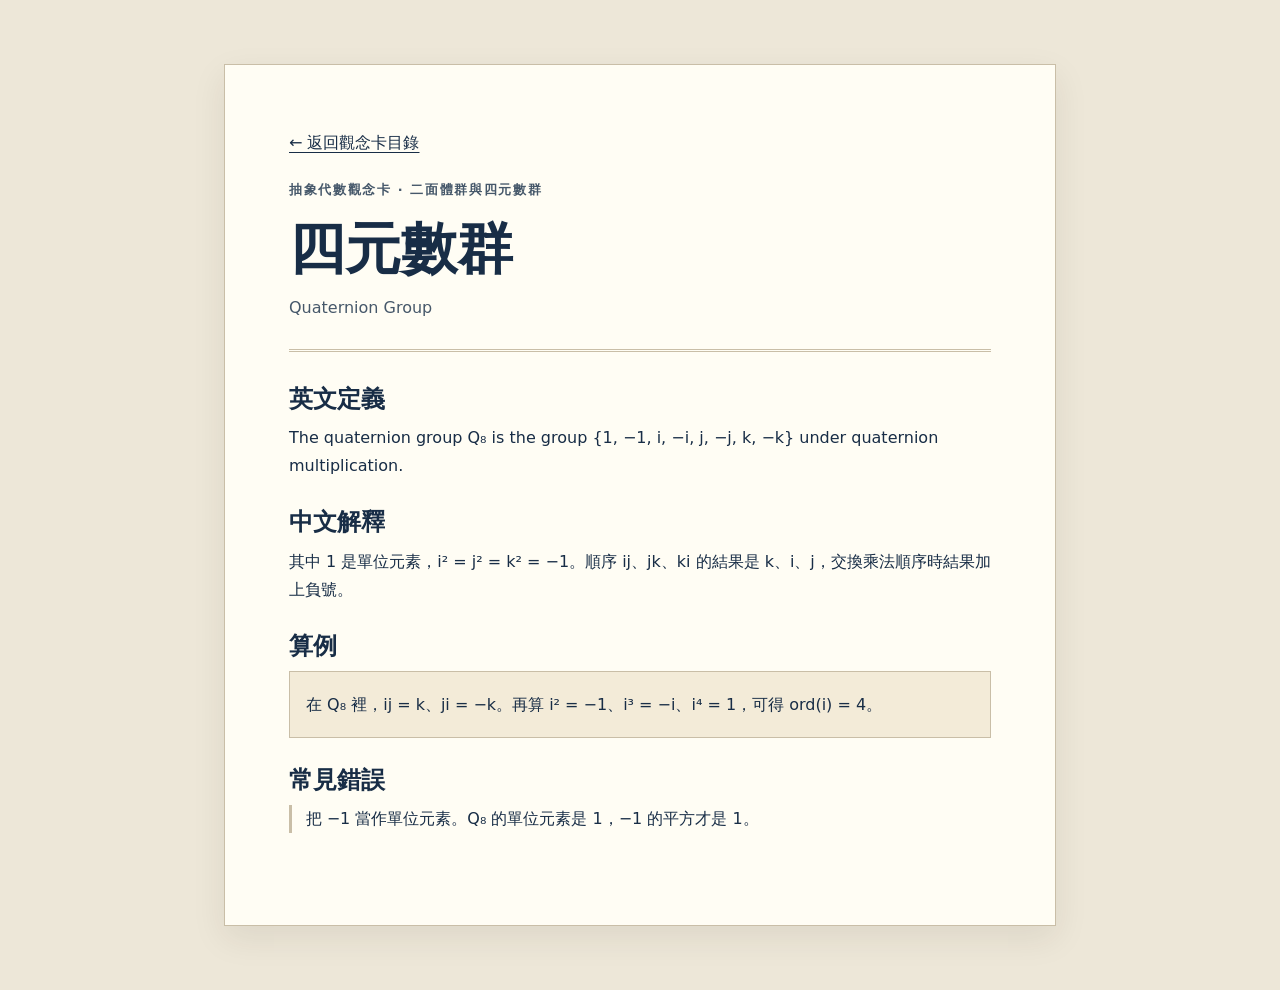
<file: quaternion-group.html>
<!doctype html>
<html lang="zh-Hant">
<head>
  <meta charset="utf-8">
  <meta name="viewport" content="width=device-width, initial-scale=1">
  <meta name="description" content="用 i、j、k 的乘法規則核對符號。">
  <title>四元數群 | 抽象代數觀念卡</title>
  <link rel="stylesheet" href="../assets/style.css">
</head>
<body>
  <main class="sheet">
    <nav aria-label="頁面導覽"><a href="../index.html">← 返回觀念卡目錄</a></nav>
    <article>
      <header class="masthead">
        <p class="eyebrow">抽象代數觀念卡 · 二面體群與四元數群</p>
        <h1>四元數群</h1>
        <p class="subtitle" lang="en">Quaternion Group</p>
      </header>
      <section class="note">
        <h2>英文定義</h2>
        <p lang="en">The quaternion group Q₈ is the group {1, −1, i, −i, j, −j, k, −k} under quaternion multiplication.</p>
      </section>
      <section class="note">
        <h2>中文解釋</h2>
        <p>其中 1 是單位元素，i² = j² = k² = −1。順序 ij、jk、ki 的結果是 k、i、j，交換乘法順序時結果加上負號。</p>
      </section>
      <section class="note">
        <h2>算例</h2>
        <div class="example"><p>在 Q₈ 裡，ij = k、ji = −k。再算 i² = −1、i³ = −i、i⁴ = 1，可得 ord(i) = 4。</p></div>
      </section>
      <section class="note">
        <h2>常見錯誤</h2>
        <p class="mistake">把 −1 當作單位元素。Q₈ 的單位元素是 1，−1 的平方才是 1。</p>
      </section>
    </article>
  </main>
</body>
</html>
</file>
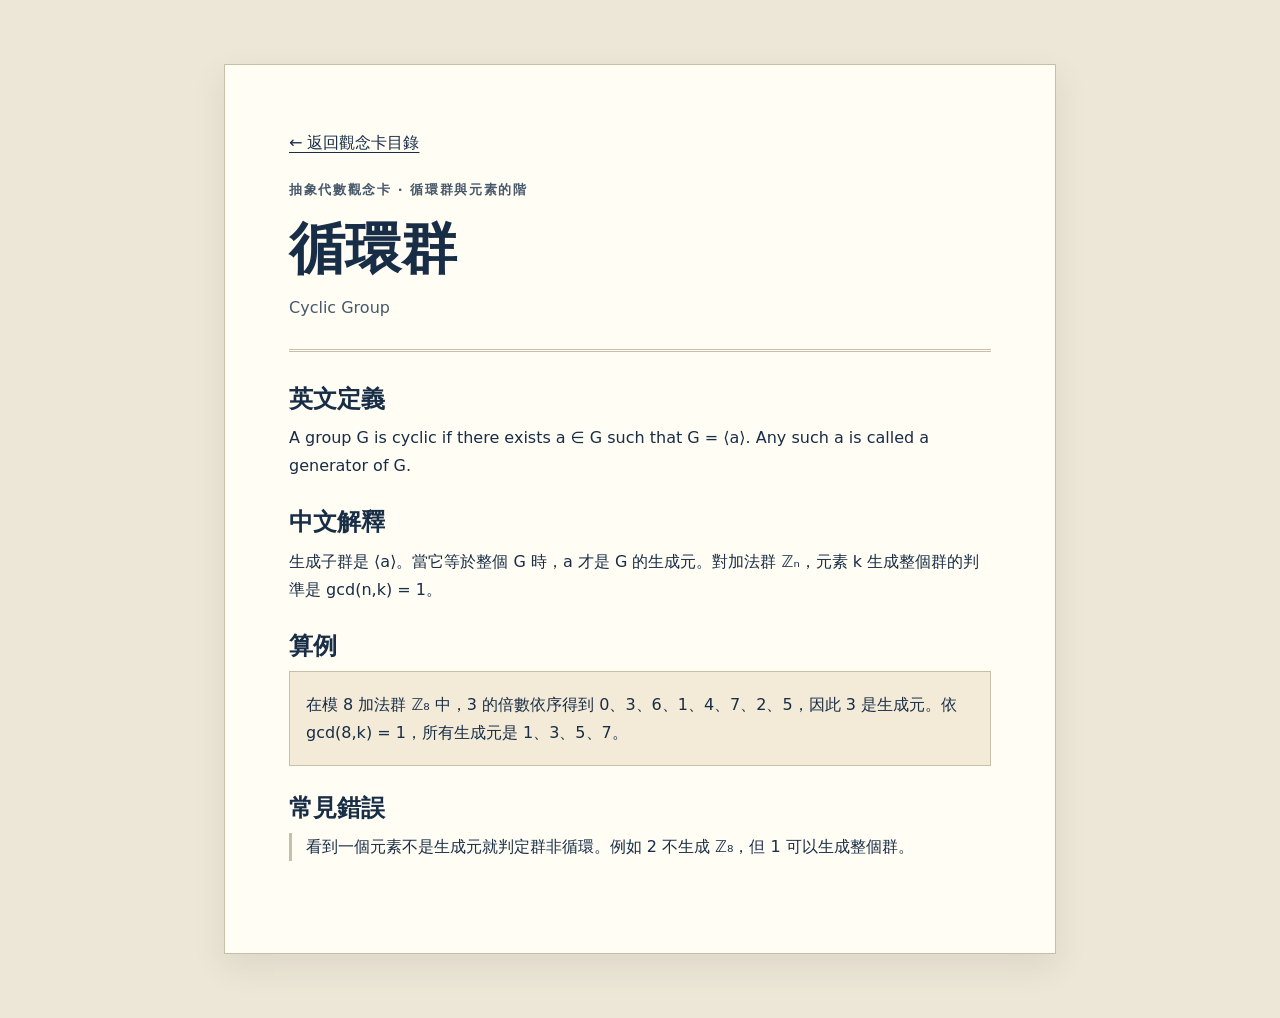
<file: cards/cyclic-group.html>
<!doctype html>
<html lang="zh-Hant">
<head>
  <meta charset="utf-8">
  <meta name="viewport" content="width=device-width, initial-scale=1">
  <meta name="description" content="用最大公因數找出 ℤₙ 的生成元。">
  <title>循環群 | 抽象代數觀念卡</title>
  <link rel="stylesheet" href="../assets/style.css">
</head>
<body>
  <main class="sheet">
    <nav aria-label="頁面導覽"><a href="../index.html">← 返回觀念卡目錄</a></nav>
    <article>
      <header class="masthead">
        <p class="eyebrow">抽象代數觀念卡 · 循環群與元素的階</p>
        <h1>循環群</h1>
        <p class="subtitle" lang="en">Cyclic Group</p>
      </header>
      <section class="note">
        <h2>英文定義</h2>
        <p lang="en">A group G is cyclic if there exists a ∈ G such that G = ⟨a⟩. Any such a is called a generator of G.</p>
      </section>
      <section class="note">
        <h2>中文解釋</h2>
        <p>生成子群是 ⟨a⟩。當它等於整個 G 時，a 才是 G 的生成元。對加法群 ℤₙ，元素 k 生成整個群的判準是 gcd(n,k) = 1。</p>
      </section>
      <section class="note">
        <h2>算例</h2>
        <div class="example"><p>在模 8 加法群 ℤ₈ 中，3 的倍數依序得到 0、3、6、1、4、7、2、5，因此 3 是生成元。依 gcd(8,k) = 1，所有生成元是 1、3、5、7。</p></div>
      </section>
      <section class="note">
        <h2>常見錯誤</h2>
        <p class="mistake">看到一個元素不是生成元就判定群非循環。例如 2 不生成 ℤ₈，但 1 可以生成整個群。</p>
      </section>
    </article>
  </main>
</body>
</html>
</file>
<file: assets/style.css>
:root {
  color-scheme: light;
  --ink: #182d46;
  --muted: #46586a;
  --paper: #fffdf4;
  --desk: #ede7d8;
  --rule: #c9bea7;
  --wash: #f3ebd8;
}
* { box-sizing: border-box; }
body {
  margin: 0;
  background: var(--desk);
  color: var(--ink);
  font-family: system-ui, sans-serif;
  font-size: 1rem;
  line-height: 1.75;
}
.sheet {
  width: min(calc(100% - 2rem), 52rem);
  margin: clamp(1rem, 5vw, 4rem) auto;
  padding: clamp(1.15rem, 6vw, 4rem);
  background: var(--paper);
  border: 1px solid var(--rule);
  box-shadow: 0 12px 32px #31271716;
}
.masthead {
  border-bottom: 3px double var(--rule);
  padding: 1.4rem 0 1.65rem;
  margin-bottom: 2rem;
}
h1, h2 {
  font-family: "Noto Serif TC", "Songti TC", "PMingLiU", Georgia, serif;
  line-height: 1.25;
  margin: 0 0 .65rem;
}
h1 { font-size: clamp(2rem, 7vw, 3.5rem); }
h2 { font-size: 1.5rem; }
.eyebrow {
  margin: 0 0 .75rem;
  color: var(--muted);
  font-size: .8rem;
  font-weight: 650;
  letter-spacing: .13em;
}
.subtitle { color: var(--muted); margin: 0; }
a { color: inherit; text-underline-offset: .22em; }
a:focus-visible { outline: 2px solid var(--ink); outline-offset: 4px; }
.catalog ol { padding-left: 1.65rem; }
.catalog li { padding: .9rem 0; border-bottom: 1px solid var(--rule); }
.catalog li a { font-weight: 700; }
.catalog li span { color: var(--muted); display: block; font-weight: 400; }
.catalog li p { margin: .3rem 0 0; }
.note { margin: 0 0 1.7rem; }
.note p { margin: .5rem 0; }
.example { padding: .65rem 1rem; border: 1px solid var(--rule); background: var(--wash); }
.mistake { padding-left: .85rem; border-left: 3px solid var(--rule); }
.formula {
  max-width: 100%;
  overflow-x: auto;
  white-space: nowrap;
  font-family: Georgia, "Times New Roman", serif;
  font-size: 1.08rem;
}
</file>
